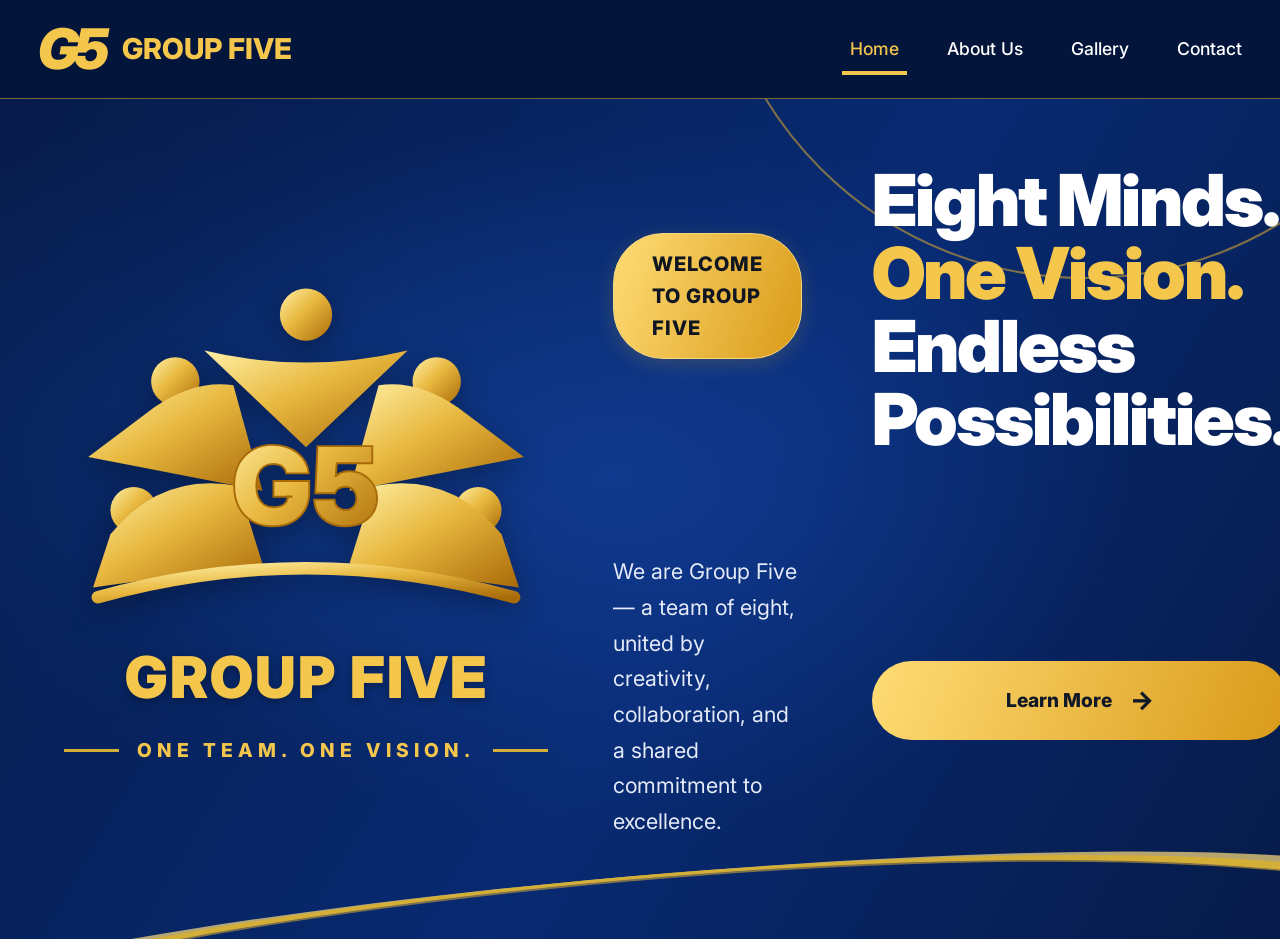
<file: index.html>
<!DOCTYPE html>
<html lang="en">

<head>
    <meta charset="UTF-8">
    <meta name="viewport" content="width=device-width, initial-scale=1.0">

    <title>Group Five | One Team. One Vision.</title>

    <meta name="description"
        content="Welcome to Group Five — eight minds united by creativity, collaboration, and excellence.">

    <link rel="preconnect" href="https://fonts.googleapis.com">
    <link rel="preconnect" href="https://fonts.gstatic.com" crossorigin>

    <link href="https://fonts.googleapis.com/css2?family=Inter:wght@400;500;600;700;800;900&display=swap"
        rel="stylesheet">

    <link rel="stylesheet" href="css/style.css">
</head>

<body class="home-page">

    <!-- HEADER -->
    <header class="home-header">

        <div class="home-nav-container">

            <a href="index.html" class="home-brand">
                <span class="brand-g5">G5</span>
                <span class="brand-name">GROUP FIVE</span>
            </a>

            <nav class="home-navigation">
                <a href="index.html" class="current">Home</a>
                <a href="about.html">About Us</a>
                <a href="gallery.html">Gallery</a>
                <a href="contact.html">Contact</a>
            </nav>

        </div>

    </header>


    <!-- MAIN HERO -->
    <main class="home-hero">

        <div class="gold-decoration gold-decoration-top"></div>
        <div class="gold-decoration gold-decoration-bottom"></div>

        <div class="home-hero-container">

            <!-- LEFT: TEAMWORK LOGO -->
            <div class="hero-logo-area">

                <div class="team-emblem">

                    <!-- TEAMWORK SVG LOGO -->
                    <svg class="team-symbol" viewBox="0 0 500 370"
                        xmlns="http://www.w3.org/2000/svg"
                        role="img" aria-label="Five people joining together around G5">

                        <defs>
                            <linearGradient id="goldGradient" x1="0" y1="0" x2="1" y2="1">
                                <stop offset="0%" stop-color="#FFF0A6"/>
                                <stop offset="45%" stop-color="#E8B83F"/>
                                <stop offset="100%" stop-color="#A96A08"/>
                            </linearGradient>
                        </defs>

                        <!-- People heads -->
                        <circle cx="250" cy="43" r="27" fill="url(#goldGradient)"/>
                        <circle cx="115" cy="112" r="25" fill="url(#goldGradient)"/>
                        <circle cx="385" cy="112" r="25" fill="url(#goldGradient)"/>
                        <circle cx="72" cy="245" r="24" fill="url(#goldGradient)"/>
                        <circle cx="428" cy="245" r="24" fill="url(#goldGradient)"/>

                        <!-- People reaching toward the center -->
                        <path d="M145 80 Q250 105 355 80 L250 180 Z"
                            fill="url(#goldGradient)"/>

                        <path d="M93 139 Q135 110 175 116 L205 225 L25 190 Z"
                            fill="url(#goldGradient)"/>

                        <path d="M407 139 Q365 110 325 116 L295 225 L475 190 Z"
                            fill="url(#goldGradient)"/>

                        <path d="M48 270 Q100 205 180 220 L205 300 L30 325 Z"
                            fill="url(#goldGradient)"/>

                        <path d="M452 270 Q400 205 320 220 L295 300 L470 325 Z"
                            fill="url(#goldGradient)"/>

                        <!-- G5 center -->
                        <text x="250" y="260"
                            text-anchor="middle"
                            font-family="Inter, Arial, sans-serif"
                            font-size="112"
                            font-weight="900"
                            fill="url(#goldGradient)"
                            stroke="#A96A08"
                            stroke-width="2">G5</text>

                        <!-- Gold base -->
                        <path d="M35 335 Q250 275 465 335"
                            fill="none"
                            stroke="url(#goldGradient)"
                            stroke-width="13"
                            stroke-linecap="round"/>

                    </svg>

                    <h1 class="emblem-title">GROUP FIVE</h1>

                    <div class="emblem-tagline">
                        <span></span>
                        ONE TEAM. ONE VISION.
                        <span></span>
                    </div>

                </div>

            </div>


            <!-- RIGHT: HERO TEXT -->
            <div class="hero-content">

                <span class="welcome-label">
                    WELCOME TO GROUP FIVE
                </span>

                <h2>
                    Eight Minds.<br>
                    <span>One Vision.</span><br>
                    Endless Possibilities.
                </h2>

                <p class="hero-description">
                    We are Group Five — a team of eight, united by
                    creativity, collaboration, and a shared
                    commitment to excellence.
                </p>

                <a href="about.html" class="hero-button">
                    Learn More
                    <span>&rarr;</span>
                </a>

            </div>

        </div>

    </main>


    <script src="js/script.js"></script>

</body>
</html>
</file>
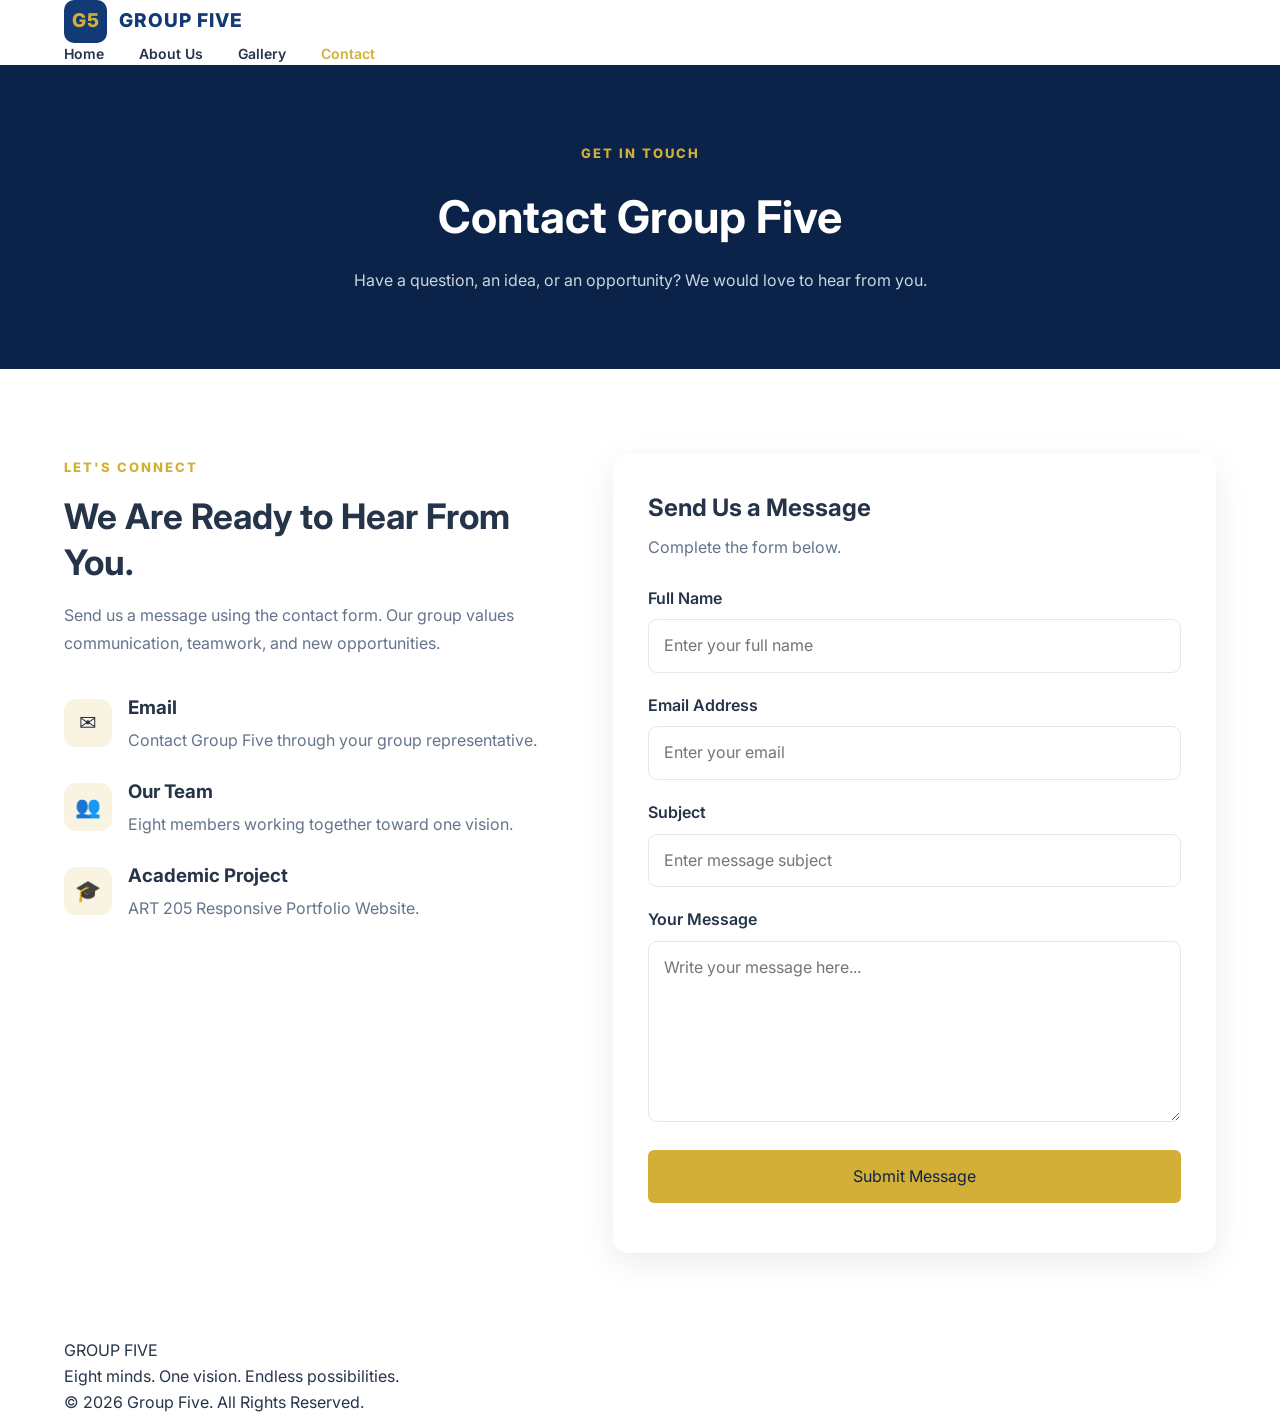
<file: contact.html>
<!DOCTYPE html>
<html lang="en">

<head>
    <meta charset="UTF-8">
    <meta name="viewport" content="width=device-width, initial-scale=1.0">

    <title>Contact | Group Five Portfolio</title>

    <meta name="description"
        content="Contact Group Five for questions, collaboration, and project inquiries.">

    <link rel="stylesheet" href="css/style.css">

    <link rel="preconnect" href="https://fonts.googleapis.com">
    <link rel="preconnect" href="https://fonts.gstatic.com" crossorigin>

    <link href="https://fonts.googleapis.com/css2?family=Inter:wght@400;500;600;700;800&display=swap"
        rel="stylesheet">
</head>

<body>

    <!-- HEADER -->
    <header class="site-header">
        <div class="container nav-container">

            <a href="index.html" class="logo">
                <span class="logo-mark">G5</span>
                <span>GROUP FIVE</span>
            </a>

            <nav class="nav-links">
                <a href="index.html">Home</a>
                <a href="about.html">About Us</a>
                <a href="gallery.html">Gallery</a>
                <a href="contact.html" class="active">Contact</a>
            </nav>

        </div>
    </header>


    <!-- PAGE HERO -->
    <section class="page-hero">
        <div class="container">
            <span class="section-label">GET IN TOUCH</span>
            <h1>Contact Group Five</h1>
            <p>
                Have a question, an idea, or an opportunity?
                We would love to hear from you.
            </p>
        </div>
    </section>


    <!-- CONTACT SECTION -->
    <section class="contact-section">
        <div class="container contact-layout">

            <!-- CONTACT INFORMATION -->
            <div class="contact-info">

                <span class="section-label">LET'S CONNECT</span>

                <h2>We Are Ready to Hear From You.</h2>

                <p>
                    Send us a message using the contact form.
                    Our group values communication, teamwork,
                    and new opportunities.
                </p>

                <div class="contact-detail">
                    <span class="contact-icon">✉</span>
                    <div>
                        <h3>Email</h3>
                        <p>Contact Group Five through your group representative.</p>
                    </div>
                </div>

                <div class="contact-detail">
                    <span class="contact-icon">👥</span>
                    <div>
                        <h3>Our Team</h3>
                        <p>Eight members working together toward one vision.</p>
                    </div>
                </div>

                <div class="contact-detail">
                    <span class="contact-icon">🎓</span>
                    <div>
                        <h3>Academic Project</h3>
                        <p>ART 205 Responsive Portfolio Website.</p>
                    </div>
                </div>

            </div>


            <!-- CONTACT FORM -->
            <div class="contact-form-card">

                <h2>Send Us a Message</h2>
                <p>Complete the form below.</p>

                <form id="contactForm">

                    <div class="form-group">
                        <label for="fullName">Full Name</label>
                        <input
                            type="text"
                            id="fullName"
                            name="fullName"
                            placeholder="Enter your full name"
                            required>
                    </div>

                    <div class="form-group">
                        <label for="email">Email Address</label>
                        <input
                            type="email"
                            id="email"
                            name="email"
                            placeholder="Enter your email"
                            required>
                    </div>

                    <div class="form-group">
                        <label for="subject">Subject</label>
                        <input
                            type="text"
                            id="subject"
                            name="subject"
                            placeholder="Enter message subject"
                            required>
                    </div>

                    <div class="form-group">
                        <label for="message">Your Message</label>
                        <textarea
                            id="message"
                            name="message"
                            rows="6"
                            placeholder="Write your message here..."
                            required></textarea>
                    </div>

                    <button type="submit" class="btn btn-primary form-submit">
                        Submit Message
                    </button>

                    <p id="formStatus" class="form-status" aria-live="polite"></p>

                </form>

            </div>

        </div>
    </section>


    <!-- CONFIRMATION MODAL -->
    <div class="confirmation-modal" id="confirmationModal"
        aria-hidden="true">

        <div class="confirmation-box" role="dialog"
            aria-modal="true" aria-labelledby="confirmationTitle">

            <div class="confirmation-icon">?</div>

            <h2 id="confirmationTitle">Confirm Submission</h2>

            <p>Are you sure you want to submit this form?</p>

            <div class="confirmation-buttons">

                <button type="button" id="confirmSubmit"
                    class="btn btn-primary">
                    Confirm
                </button>

                <button type="button" id="cancelSubmit"
                    class="btn btn-secondary">
                    Cancel
                </button>

            </div>

        </div>

    </div>


    <!-- FOOTER -->
    <footer class="site-footer">
        <div class="container footer-content">

            <div>
                <a href="index.html" class="footer-logo">GROUP FIVE</a>
                <p>Eight minds. One vision. Endless possibilities.</p>
            </div>

            <p class="copyright">
                &copy; 2026 Group Five. All Rights Reserved.
            </p>

        </div>
    </footer>


    <script src="js/script.js"></script>

</body>
</html>
</file>
<file: css/style.css>
/* =========================
   GROUP FIVE - ART 205
   ROYAL BLUE & GOLD THEME
========================= */


/* GLOBAL RESET */

* {
    margin: 0;
    padding: 0;
    box-sizing: border-box;
}

:root {
    --primary: #123A75;
    --dark-blue: #0B2348;
    --gold: #D4AF37;
    --white: #FFFFFF;
    --background: #F5F7FB;
    --text: #263449;
    --muted: #64748B;
    --border: #E2E8F0;
}

html {
    scroll-behavior: smooth;
}

body {
    font-family: 'Inter', sans-serif;
    background: var(--white);
    color: var(--text);
    line-height: 1.6;
}

a {
    text-decoration: none;
    color: inherit;
}

.container {
    width: 90%;
    max-width: 1200px;
    margin: auto;
}

.section-padding {
    padding: 90px 0;
}


/* =========================
   HEADER & NAVIGATION
========================= */

.header {
    background: var(--white);
    box-shadow: 0 3px 15px rgba(0, 0, 0, 0.06);
    position: sticky;
    top: 0;
    z-index: 1000;
}

.navbar {
    min-height: 82px;
    display: flex;
    align-items: center;
    justify-content: space-between;
}

.logo {
    display: flex;
    align-items: center;
    gap: 12px;
    font-size: 19px;
    font-weight: 800;
    color: var(--primary);
    letter-spacing: 1px;
}

.logo-mark {
    width: 43px;
    height: 43px;
    background: var(--primary);
    color: var(--gold);
    display: grid;
    place-items: center;
    border-radius: 10px;
    font-weight: 800;
}

.nav-links {
    display: flex;
    align-items: center;
    gap: 35px;
    list-style: none;
}

.nav-links a {
    font-size: 14px;
    font-weight: 600;
    color: var(--text);
    transition: 0.3s;
}

.nav-links a:hover,
.nav-links a.active {
    color: var(--gold);
}


/* =========================
   HERO SECTION
========================= */

.hero {
    background: linear-gradient(
        120deg,
        var(--dark-blue),
        var(--primary)
    );

    color: var(--white);
    padding: 100px 0;
    overflow: hidden;
}

.hero-content {
    display: grid;
    grid-template-columns: 1.2fr 0.8fr;
    align-items: center;
    gap: 70px;
}

.eyebrow {
    color: var(--gold);
    font-size: 13px;
    font-weight: 700;
    letter-spacing: 2px;
}

.hero-text h1 {
    font-size: clamp(40px, 5vw, 65px);
    line-height: 1.15;
    margin: 22px 0;
    font-weight: 800;
}

.hero-text h1 span {
    color: var(--gold);
    display: block;
}

.hero-text p {
    max-width: 540px;
    font-size: 16px;
    color: #DCE6F5;
    margin-bottom: 32px;
}


/* HERO BUTTONS */

.hero-buttons {
    display: flex;
    flex-wrap: wrap;
    gap: 15px;
}

.btn {
    display: inline-block;
    padding: 14px 23px;
    border-radius: 6px;
    font-size: 14px;
    font-weight: 700;
    transition: 0.3s;
}

.btn-primary {
    background: var(--gold);
    color: var(--dark-blue);
}

.btn-primary:hover {
    background: var(--white);
    transform: translateY(-3px);
}

.btn-outline {
    border: 1px solid var(--gold);
    color: var(--white);
}

.btn-outline:hover {
    background: var(--gold);
    color: var(--dark-blue);
}


/* =========================
   HERO EMBLEM CARD
========================= */

.hero-card {
    background: rgba(255, 255, 255, 0.08);
    border: 1px solid rgba(212, 175, 55, 0.5);
    border-radius: 18px;
    padding: 35px;
    text-align: center;
    box-shadow: 0 20px 50px rgba(0, 0, 0, 0.2);
    animation: float 4s ease-in-out infinite;
}

.hero-card-top {
    display: flex;
    justify-content: space-between;
    color: var(--gold);
    font-weight: 700;
    letter-spacing: 2px;
}

.hero-emblem {
    width: 150px;
    height: 150px;
    border: 4px solid var(--gold);
    border-radius: 50%;
    display: grid;
    place-items: center;
    margin: 35px auto;
    color: var(--gold);
    font-size: 55px;
    font-weight: 800;
    text-shadow: 0 3px 10px rgba(0, 0, 0, 0.3);
}

.hero-card h2 {
    color: var(--gold);
    letter-spacing: 4px;
    font-size: 20px;
}

.hero-card p {
    font-size: 10px;
    margin-top: 10px;
    letter-spacing: 2px;
    color: #DCE6F5;
}


/* =========================
   INTRODUCTION
========================= */

.introduction {
    background: var(--background);
    text-align: center;
}

.section-label {
    color: var(--gold);
    font-size: 13px;
    font-weight: 800;
    letter-spacing: 2px;
}

.introduction h2 {
    color: var(--primary);
    font-size: 34px;
    margin: 15px 0;
}

.introduction p {
    max-width: 750px;
    margin: auto;
    color: var(--muted);
    font-size: 16px;
}


/* =========================
   FOOTER
========================= */

.footer {
    background: var(--dark-blue);
    color: var(--white);
    padding: 30px 0;
    text-align: center;
}

.footer p {
    font-size: 13px;
    color: #CBD5E1;
}


/* =========================
   ANIMATIONS
========================= */

@keyframes float {
    0%, 100% {
        transform: translateY(0);
    }

    50% {
        transform: translateY(-12px);
    }
}


/* =========================
   TABLET RESPONSIVENESS
========================= */

@media (max-width: 900px) {

    .hero-content {
        grid-template-columns: 1fr;
        text-align: center;
    }

    .hero-text p {
        margin-left: auto;
        margin-right: auto;
    }

    .hero-buttons {
        justify-content: center;
    }

    .hero-card {
        max-width: 430px;
        width: 100%;
        margin: auto;
    }

}


/* =========================
   MOBILE RESPONSIVENESS
========================= */

@media (max-width: 600px) {

    .navbar {
        flex-direction: column;
        padding: 15px 0;
        gap: 15px;
    }

    .nav-links {
        gap: 16px;
        flex-wrap: wrap;
        justify-content: center;
    }

    .nav-links a {
        font-size: 12px;
    }

    .hero {
        padding: 65px 0;
    }

    .hero-text h1 {
        font-size: 40px;
    }

    .hero-text p {
        font-size: 14px;
    }

    .hero-buttons {
        flex-direction: column;
    }

    .btn {
        text-align: center;
    }

    .hero-card {
        padding: 25px;
    }

    .hero-emblem {
        width: 120px;
        height: 120px;
        font-size: 42px;
    }

    .section-padding {
        padding: 60px 0;
    }

    .introduction h2 {
        font-size: 27px;
    }

}


/* =========================
   ABOUT US PAGE
========================= */

.page-hero {
    background: var(--dark-blue);
    color: var(--white);
    padding: 75px 0;
    text-align: center;
}

.page-hero h1 {
    font-size: 45px;
    margin: 15px 0;
}

.page-hero h1 span {
    color: var(--gold);
}

.page-hero p {
    color: #CBD5E1;
    max-width: 650px;
    margin: auto;
}


/* GROUP INTRODUCTION */

.about-intro {
    display: grid;
    grid-template-columns: 1.3fr 0.7fr;
    gap: 50px;
    align-items: center;
}

.about-intro h2 {
    color: var(--primary);
    font-size: 32px;
    margin: 15px 0;
}

.about-intro p {
    color: var(--muted);
    margin-bottom: 15px;
}

.about-highlight {
    background: var(--primary);
    color: var(--white);
    padding: 40px 25px;
    border-radius: 15px;
    text-align: center;
    box-shadow: 0 12px 30px rgba(18, 58, 117, 0.15);
}

.highlight-number {
    font-size: 75px;
    font-weight: 800;
    color: var(--gold);
}

.about-highlight h3 {
    font-size: 20px;
    margin-bottom: 10px;
}


/* TEAM SECTION */

.team-section {
    background: var(--background);
}

.section-heading {
    text-align: center;
    margin-bottom: 45px;
}

.section-heading h2 {
    color: var(--primary);
    font-size: 34px;
    margin: 12px 0;
}

.section-heading p {
    color: var(--muted);
}


/* MEMBER GRID */

.team-grid {
    display: grid;
    grid-template-columns: repeat(4, 1fr);
    gap: 25px;
}

.member-card {
    background: var(--white);
    border: 1px solid var(--border);
    padding: 30px 15px;
    border-radius: 12px;
    text-align: center;
    box-shadow: 0 5px 20px rgba(0, 0, 0, 0.04);
    transition: 0.3s;
}

.member-card:hover {
    transform: translateY(-7px);
    box-shadow: 0 12px 25px rgba(18, 58, 117, 0.12);
}

.member-photo {
    width: 105px;
    height: 105px;
    border-radius: 50%;
    border: 4px solid var(--gold);
    background: var(--primary);
    color: var(--gold);
    font-size: 30px;
    font-weight: 800;
    display: grid;
    place-items: center;
    margin: 0 auto 20px;
    cursor: pointer;
    transition: 0.3s;
}

.member-photo:hover {
    background: var(--gold);
    color: var(--primary);
    transform: scale(1.08);
}

.member-card h3 {
    color: var(--primary);
    font-size: 15px;
    margin-bottom: 7px;
}

.member-card p {
    color: var(--muted);
    font-size: 12px;
}


/* =========================
   MEMBER MODAL
========================= */

.modal {
    position: fixed;
    inset: 0;
    background: rgba(5, 20, 45, 0.8);
    display: none;
    justify-content: center;
    align-items: center;
    padding: 20px;
    z-index: 2000;
}

.modal.show {
    display: flex;
}

.modal-content {
    background: var(--white);
    width: 100%;
    max-width: 430px;
    padding: 40px 25px;
    border-radius: 15px;
    text-align: center;
    position: relative;
    animation: modalAppear 0.3s ease;
}

.modal-close {
    position: absolute;
    top: 12px;
    right: 18px;
    border: none;
    background: transparent;
    font-size: 30px;
    color: var(--primary);
    cursor: pointer;
}

.modal-avatar {
    width: 90px;
    height: 90px;
    border-radius: 50%;
    background: var(--primary);
    color: var(--gold);
    border: 4px solid var(--gold);
    display: grid;
    place-items: center;
    margin: 0 auto 20px;
    font-size: 27px;
    font-weight: 800;
}

.modal-content h2 {
    color: var(--primary);
    margin-bottom: 8px;
}

.modal-content p {
    color: var(--muted);
    margin-bottom: 15px;
}

.modal-description {
    font-size: 14px;
}

@keyframes modalAppear {
    from {
        opacity: 0;
        transform: translateY(20px);
    }

    to {
        opacity: 1;
        transform: translateY(0);
    }
}


/* ABOUT PAGE RESPONSIVENESS */

@media (max-width: 900px) {

    .team-grid {
        grid-template-columns: repeat(2, 1fr);
    }

    .about-intro {
        grid-template-columns: 1fr;
    }

}

@media (max-width: 600px) {

    .page-hero h1 {
        font-size: 34px;
    }

    .team-grid {
        grid-template-columns: 1fr;
    }

    .about-intro h2 {
        font-size: 27px;
    }

    .section-heading h2 {
        font-size: 27px;
    }

}

/* =========================
   GROUP FIVE GALLERY
========================= */

.gallery-intro {
    text-align: center;
    background: var(--background);
}

.gallery-intro h2 {
    color: var(--primary);
    font-size: 34px;
    margin: 15px 0;
}

.gallery-intro p {
    max-width: 700px;
    margin: auto;
    color: var(--muted);
}


/* GALLERY GRID */

.gallery-section {
    padding: 70px 0;
    background: var(--white);
}

.gallery-grid {
    display: grid;
    grid-template-columns: repeat(3, 1fr);
    gap: 25px;
}

.gallery-card {
    height: 280px;
    position: relative;
    overflow: hidden;
    border-radius: 12px;
    background: var(--primary);
    box-shadow: 0 8px 25px rgba(0, 0, 0, 0.1);
}

.gallery-card img {
    width: 100%;
    height: 100%;
    object-fit: cover;
    display: block;
    transition: transform 0.5s ease;
}

.gallery-card:hover img {
    transform: scale(1.1);
}


/* IMAGE OVERLAY */

.gallery-overlay {
    position: absolute;
    inset: 0;
    display: flex;
    flex-direction: column;
    justify-content: flex-end;
    padding: 25px;
    color: var(--white);
    background: linear-gradient(
        transparent,
        rgba(5, 20, 45, 0.9)
    );
    pointer-events: none;
}

.gallery-overlay h3 {
    color: var(--gold);
    font-size: 21px;
    margin-bottom: 5px;
}

.gallery-overlay p {
    font-size: 13px;
    color: #FFFFFF;
}


/* VIEW IMAGE BUTTON */

.gallery-view {
    position: absolute;
    top: 15px;
    right: 15px;
    width: 38px;
    height: 38px;
    border: 2px solid var(--gold);
    border-radius: 50%;
    background: var(--primary);
    color: var(--gold);
    font-size: 25px;
    cursor: pointer;
    display: grid;
    place-items: center;
    transition: 0.3s;
}

.gallery-view:hover {
    background: var(--gold);
    color: var(--primary);
    transform: rotate(90deg);
}


/* =========================
   GALLERY IMAGE MODAL
========================= */

.gallery-modal {
    position: fixed;
    inset: 0;
    background: rgba(3, 12, 30, 0.95);
    display: none;
    justify-content: center;
    align-items: center;
    flex-direction: column;
    padding: 30px;
    z-index: 3000;
}

.gallery-modal.show {
    display: flex;
}

.gallery-modal img {
    max-width: 90%;
    max-height: 75vh;
    object-fit: contain;
    border: 3px solid var(--gold);
    border-radius: 10px;
    animation: modalAppear 0.3s ease;
}

.gallery-modal p {
    color: var(--gold);
    margin-top: 18px;
    font-size: 16px;
    font-weight: 600;
    text-align: center;
}

.gallery-close {
    position: absolute;
    top: 20px;
    right: 35px;
    background: transparent;
    border: none;
    color: var(--white);
    font-size: 45px;
    cursor: pointer;
}

.gallery-close:hover {
    color: var(--gold);
}


/* GALLERY RESPONSIVENESS */

@media (max-width: 900px) {

    .gallery-grid {
        grid-template-columns: repeat(2, 1fr);
    }

}

@media (max-width: 600px) {

    .gallery-grid {
        grid-template-columns: 1fr;
    }

    .gallery-card {
        height: 250px;
    }

    .gallery-intro h2 {
        font-size: 27px;
    }

    .gallery-modal img {
        max-width: 100%;
    }

}

/* =========================
   CONTACT PAGE
========================= */

.contact-section {
    padding: 85px 0;
    background: var(--light);
}

.contact-layout {
    display: grid;
    grid-template-columns: 0.9fr 1.1fr;
    gap: 55px;
    align-items: start;
}

.contact-info h2 {
    color: var(--dark);
    font-size: 2.2rem;
    line-height: 1.3;
    margin: 15px 0;
}

.contact-info > p {
    color: var(--muted);
    line-height: 1.8;
    margin-bottom: 35px;
}

.contact-detail {
    display: flex;
    align-items: center;
    gap: 16px;
    margin: 25px 0;
}

.contact-icon {
    width: 48px;
    height: 48px;
    flex-shrink: 0;
    display: grid;
    place-items: center;
    background: rgba(212, 175, 55, 0.15);
    border-radius: 12px;
    font-size: 1.3rem;
}

.contact-detail h3 {
    color: var(--dark);
    margin-bottom: 5px;
}

.contact-detail p {
    color: var(--muted);
    line-height: 1.5;
}

.contact-form-card {
    background: #fff;
    padding: 35px;
    border-radius: 16px;
    box-shadow: 0 10px 35px rgba(8, 17, 31, 0.08);
}

.contact-form-card h2 {
    color: var(--dark);
    margin-bottom: 8px;
}

.contact-form-card > p {
    color: var(--muted);
    margin-bottom: 25px;
}

.form-group {
    margin-bottom: 20px;
}

.form-group label {
    display: block;
    color: var(--dark);
    font-weight: 600;
    margin-bottom: 8px;
}

.form-group input,
.form-group textarea {
    width: 100%;
    padding: 13px 15px;
    border: 1px solid var(--border);
    border-radius: 9px;
    font: inherit;
    color: var(--text);
    background: #fff;
    outline: none;
    transition: border-color 0.2s, box-shadow 0.2s;
}

.form-group input:focus,
.form-group textarea:focus {
    border-color: var(--primary);
    box-shadow: 0 0 0 3px rgba(18, 58, 117, 0.1);
}

.form-group textarea {
    resize: vertical;
}

.form-submit {
    width: 100%;
    border: none;
    cursor: pointer;
    font: inherit;
}

.form-status {
    margin-top: 15px;
    font-size: 0.9rem;
    line-height: 1.5;
}

/* CONFIRMATION MODAL */

.confirmation-modal {
    position: fixed;
    inset: 0;
    z-index: 2000;
    display: none;
    justify-content: center;
    align-items: center;
    padding: 20px;
    background: rgba(5, 15, 35, 0.75);
}

.confirmation-modal.show {
    display: flex;
}

.confirmation-box {
    width: 100%;
    max-width: 430px;
    padding: 35px;
    background: #fff;
    border-radius: 16px;
    text-align: center;
    box-shadow: 0 20px 60px rgba(0, 0, 0, 0.25);
    animation: modalAppear 0.25s ease;
}

.confirmation-icon {
    width: 55px;
    height: 55px;
    margin: 0 auto 18px;
    display: grid;
    place-items: center;
    border-radius: 50%;
    background: rgba(212, 175, 55, 0.18);
    color: var(--primary);
    font-size: 1.8rem;
    font-weight: 800;
}

.confirmation-box h2 {
    color: var(--dark);
    margin-bottom: 12px;
}

.confirmation-box p {
    color: var(--muted);
    line-height: 1.6;
}

.confirmation-buttons {
    display: flex;
    justify-content: center;
    gap: 12px;
    margin-top: 25px;
}

.confirmation-buttons button {
    min-width: 110px;
    cursor: pointer;
    font: inherit;
}

.btn-secondary {
    background: #e9edf3;
    color: var(--dark);
    border: none;
    padding: 12px 22px;
    border-radius: 8px;
    font-weight: 600;
}

.btn-secondary:hover {
    background: #dce3ed;
}

@keyframes modalAppear {
    from {
        opacity: 0;
        transform: translateY(15px);
    }

    to {
        opacity: 1;
        transform: translateY(0);
    }
}

/* CONTACT RESPONSIVENESS */

@media (max-width: 900px) {
    .contact-layout {
        grid-template-columns: 1fr;
        gap: 40px;
    }
}

@media (max-width: 600px) {
    .contact-section {
        padding: 55px 0;
    }

    .contact-form-card {
        padding: 24px 18px;
    }

    .contact-info h2 {
        font-size: 1.8rem;
    }

    .confirmation-box {
        padding: 28px 20px;
    }

    .confirmation-buttons {
        flex-direction: column;
    }

    .confirmation-buttons button {
        width: 100%;
    }
}
/* GOLD TEAMWORK LOGO */

.hero-card {
    background: linear-gradient(145deg, #0B2348, #123A75);
    border: 1px solid #D4AF37;
    border-radius: 24px;
    padding: 45px 25px;
    text-align: center;
}

.team-logo-symbol {
    width: 160px;
    height: 160px;
    margin: 0 auto 25px;
    display: grid;
    place-items: center;
    border: 5px solid #D4AF37;
    border-radius: 50%;
    color: #D4AF37;
    font-size: 4rem;
    font-weight: 800;
    box-shadow: 0 0 25px rgba(212, 175, 55, 0.25);
}

.team-logo h2 {
    color: #D4AF37;
    font-size: 2rem;
    letter-spacing: 3px;
}

.team-logo p {
    color: #F5D77A;
    font-weight: 700;
    letter-spacing: 3px;
    margin-top: 12px;
}

/* =========================================
   GROUP FIVE - NEW HOMEPAGE DESIGN
   Royal Blue and Gold
========================================= */

.home-page {
    margin: 0;
    min-height: 100vh;
    font-family: "Inter", sans-serif;
    background: #061b49;
    color: #ffffff;
    overflow-x: hidden;
}

/* HEADER */

.home-header {
    position: relative;
    z-index: 10;
    width: 100%;
    background: rgba(4, 21, 58, 0.97);
    border-bottom: 1px solid rgba(212, 175, 55, 0.55);
}

.home-nav-container {
    width: min(94%, 1550px);
    min-height: 98px;
    margin: auto;
    display: flex;
    align-items: center;
    justify-content: space-between;
    gap: 30px;
}

.home-brand {
    display: flex;
    align-items: center;
    gap: 18px;
    text-decoration: none;
}

.brand-g5 {
    color: #f5c64c;
    font-size: 3.5rem;
    font-weight: 900;
    letter-spacing: -5px;
    line-height: 1;
    font-style: italic;
}

.brand-name {
    color: #f5c64c;
    font-size: 1.8rem;
    font-weight: 800;
    white-space: nowrap;
}

.home-navigation {
    display: flex;
    align-items: center;
    gap: 48px;
}

.home-navigation a {
    position: relative;
    padding: 12px 0;
    color: #ffffff;
    text-decoration: none;
    font-size: 1.1rem;
    font-weight: 500;
    transition: color 0.3s ease;
}

.home-navigation a:hover,
.home-navigation a.current {
    color: #f5c64c;
}

.home-navigation a.current::after {
    content: "";
    position: absolute;
    bottom: 0;
    left: -8px;
    width: calc(100% + 16px);
    height: 4px;
    background: #f5c64c;
}


/* HERO BACKGROUND */

.home-hero {
    position: relative;
    min-height: calc(100vh - 98px);
    display: flex;
    align-items: center;
    overflow: hidden;

    background:
        radial-gradient(ellipse at 48% 45%, rgba(20, 65, 157, 0.65), transparent 55%),
        linear-gradient(120deg, #061b49, #082a72 55%, #061b49);
}

.home-hero::before {
    content: "";
    position: absolute;
    inset: 0;
    background:
        radial-gradient(ellipse at 20% 40%, rgba(17, 65, 151, 0.3), transparent 45%);
    pointer-events: none;
}

.home-hero-container {
    position: relative;
    z-index: 2;
    width: min(90%, 1450px);
    margin: auto;
    padding: 65px 0;
    display: grid;
    grid-template-columns: 1fr 1.15fr;
    align-items: center;
    gap: 65px;
}


/* GOLD DECORATIONS */

.gold-decoration {
    position: absolute;
    z-index: 1;
    pointer-events: none;
    border: 2px solid rgba(224, 174, 44, 0.55);
}

.gold-decoration-top {
    width: 750px;
    height: 750px;
    top: -570px;
    right: -180px;
    border-radius: 50%;
    box-shadow:
        25px 0 0 -22px #d4af37,
        55px 0 0 -52px rgba(255, 221, 125, 0.7);
}

.gold-decoration-bottom {
    width: 130%;
    height: 250px;
    bottom: -190px;
    left: -15%;
    border-radius: 50%;
    transform: rotate(-5deg);
    box-shadow:
        0 -22px 0 -19px #d4af37,
        0 -45px 0 -42px rgba(255, 221, 125, 0.7);
}


/* LEFT TEAM LOGO */

.hero-logo-area {
    display: flex;
    justify-content: center;
    align-items: center;
}

.team-emblem {
    width: 100%;
    max-width: 650px;
    text-align: center;
}

.team-symbol {
    display: block;
    width: 100%;
    max-width: 500px;
    margin: 0 auto;
    filter: drop-shadow(0 8px 14px rgba(0, 0, 0, 0.3));
}

.emblem-title {
    margin: 0;
    color: #f5c64c;
    font-size: clamp(2.5rem, 4.5vw, 5rem);
    font-weight: 900;
    letter-spacing: 2px;
    text-shadow: 0 3px 8px rgba(0, 0, 0, 0.3);
}

.emblem-tagline {
    display: flex;
    align-items: center;
    justify-content: center;
    gap: 18px;
    margin-top: 12px;
    color: #f5c64c;
    font-size: clamp(0.8rem, 1.5vw, 1.4rem);
    font-weight: 800;
    letter-spacing: 5px;
    white-space: nowrap;
}

.emblem-tagline span {
    display: block;
    width: 55px;
    height: 3px;
    background: #d4af37;
}


/* RIGHT HERO CONTENT */

.hero-content {
    max-width: 750px;
}

.welcome-label {
    display: inline-block;
    padding: 14px 38px;
    margin-bottom: 28px;
    border: 1px solid #f5d77a;
    border-radius: 50px;
    background: linear-gradient(110deg, #ffdc75, #d99a18);
    color: #101522;
    font-size: 1.25rem;
    font-weight: 800;
    letter-spacing: 1px;
    box-shadow: 0 5px 20px rgba(212, 175, 55, 0.2);
}

.hero-content h2 {
    margin: 0;
    color: #ffffff;
    font-size: clamp(2.8rem, 5.6vw, 5.8rem);
    font-weight: 900;
    line-height: 1.02;
    letter-spacing: -2px;
}

.hero-content h2 span {
    color: #f5c64c;
}

.hero-description {
    max-width: 680px;
    margin: 28px 0 35px;
    color: #e4eaf7;
    font-size: 1.35rem;
    line-height: 1.65;
}

.hero-button {
    display: inline-flex;
    align-items: center;
    justify-content: center;
    gap: 18px;
    min-width: 250px;
    padding: 19px 30px;
    border-radius: 50px;
    background: linear-gradient(110deg, #ffdc75, #d99a18);
    color: #111827;
    font-size: 1.2rem;
    font-weight: 800;
    text-decoration: none;
    transition: transform 0.3s ease, box-shadow 0.3s ease;
}

.hero-button span {
    font-size: 1.6rem;
}

.hero-button:hover {
    transform: translateY(-5px);
    box-shadow: 0 12px 28px rgba(212, 175, 55, 0.3);
}


/* TABLET RESPONSIVENESS */

@media (max-width: 1000px) {

    .home-nav-container {
        min-height: 85px;
    }

    .home-navigation {
        gap: 24px;
    }

    .home-hero-container {
        gap: 35px;
    }

    .hero-description {
        font-size: 1.1rem;
    }

    .welcome-label {
        font-size: 1rem;
        padding: 12px 24px;
    }

}


/* MOBILE RESPONSIVENESS */

@media (max-width: 750px) {

    .home-nav-container {
        flex-direction: column;
        justify-content: center;
        gap: 12px;
        padding: 18px 0;
    }

    .brand-g5 {
        font-size: 2.7rem;
    }

    .brand-name {
        font-size: 1.35rem;
    }

    .home-navigation {
        width: 100%;
        justify-content: center;
        flex-wrap: wrap;
        gap: 12px 25px;
    }

    .home-navigation a {
        font-size: 0.9rem;
    }

    .home-hero {
        min-height: auto;
    }

    .home-hero-container {
        grid-template-columns: 1fr;
        gap: 45px;
        padding: 55px 0 80px;
        text-align: center;
    }

    .team-emblem {
        max-width: 420px;
    }

    .team-symbol {
        max-width: 340px;
    }

    .emblem-title {
        font-size: 2.8rem;
    }

    .emblem-tagline {
        font-size: 0.8rem;
        letter-spacing: 2px;
        gap: 8px;
    }

    .emblem-tagline span {
        width: 30px;
    }

    .hero-content {
        margin: auto;
    }

    .hero-content h2 {
        font-size: clamp(2.4rem, 9vw, 4rem);
        letter-spacing: -1px;
    }

    .hero-description {
        margin: 22px auto 30px;
        font-size: 1rem;
    }

    .welcome-label {
        font-size: 0.85rem;
    }

    .hero-button {
        min-width: 210px;
        padding: 15px 25px;
        font-size: 1rem;
    }

}


/* SMALL PHONES */

@media (max-width: 400px) {

    .home-navigation {
        gap: 10px 16px;
    }

    .brand-name {
        font-size: 1.15rem;
    }

    .emblem-title {
        font-size: 2.2rem;
    }

    .emblem-tagline {
        font-size: 0.68rem;
    }

    .emblem-tagline span {
        width: 20px;
    }

}
</file>
